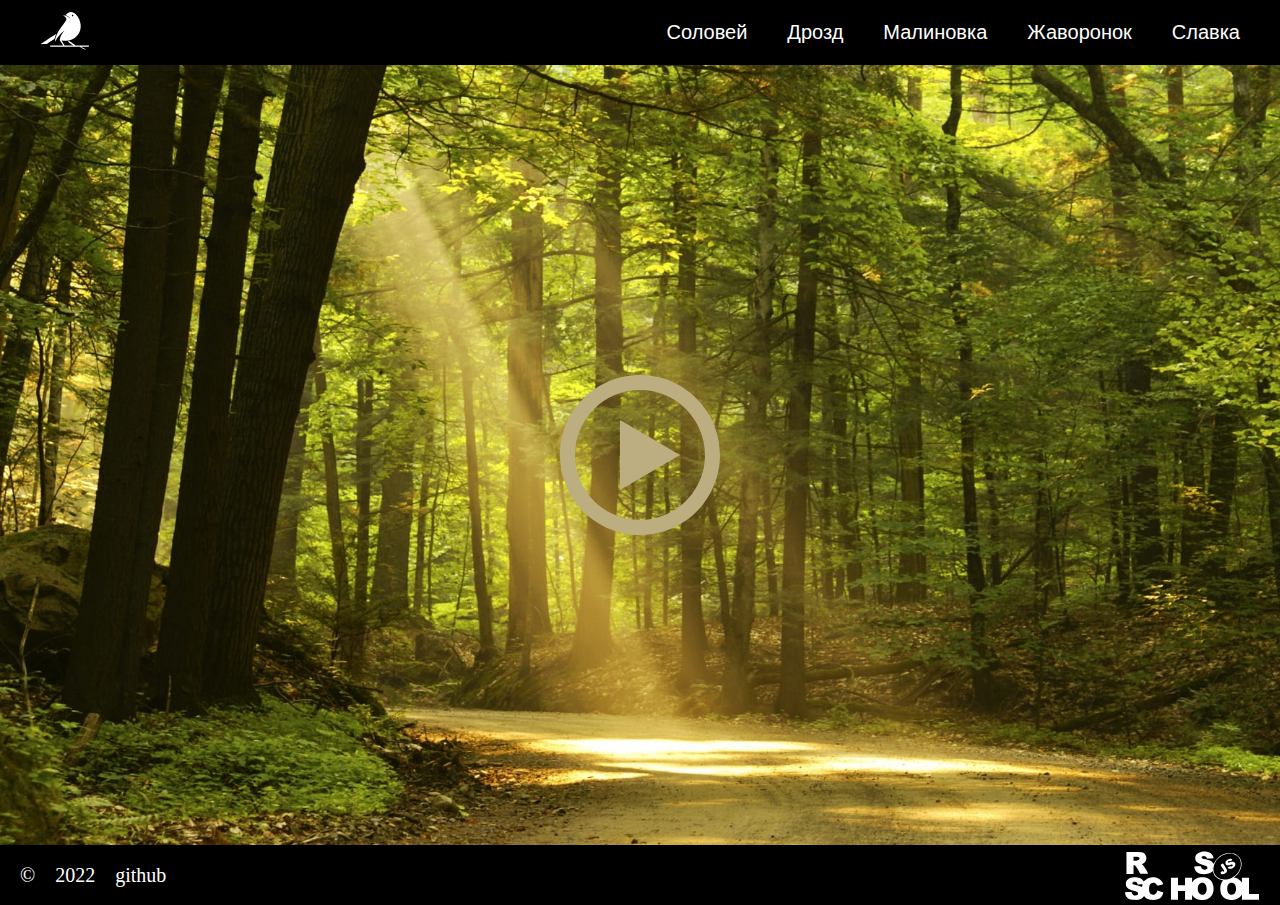
<file: eco-sounds/index.html>
<!DOCTYPE html>
<html lang="en">
<head>
    <meta charset="UTF-8">
    <meta http-equiv="X-UA-Compatible" content="IE=edge">
    <meta name="viewport" content="width=device-width, initial-scale=1.0">
    <title>Document</title>
    <link rel="stylesheet" href="style.css">
    <link rel="icon" href="assets/favicon.ico">
</head>
<body>
   <header>
       <div class="container" id="header">
           <div class="top-left">
               <img class="logo" src="./assets/svg/logo.svg" alt="logo">
        </div>
           
           <div class="top-right">
            <nav>
                <ul class="nav-list">
                 <li class="nav-item" data-bird="solovey">Соловей</li>
                  <li class="nav-item" data-bird="drozd">Дрозд</li>
                  <li class="nav-item" data-bird="zarynka">Малиновка</li>
                  <li class="nav-item" data-bird="javoronok">Жаворонок</li>
                  <li class="nav-item" data-bird="slavka">Славка</li>
              </ul>
               </nav>
           </div>
       </div>
   </header> 
   <main class="main" style="background-image: url('./assets/img/forest.jpg');">
    <button class="play"></button>
   </main>
   <footer>
    <div class="container" id="footer">
        <div id="left_part">
            <p class="left_part_content">© </p>
            <p class="left_part_content">2022 </p>
            <a href="https://github.com/AnnaBorisenko13" class="nav-link-footer">github</a>
        </div>

            <a href="https://rs.school/js-stage0/" class="logo_footer"></a>      
    </div>
   </footer>
   <script src="./index.js"></script>
</body>
</html>
</file>
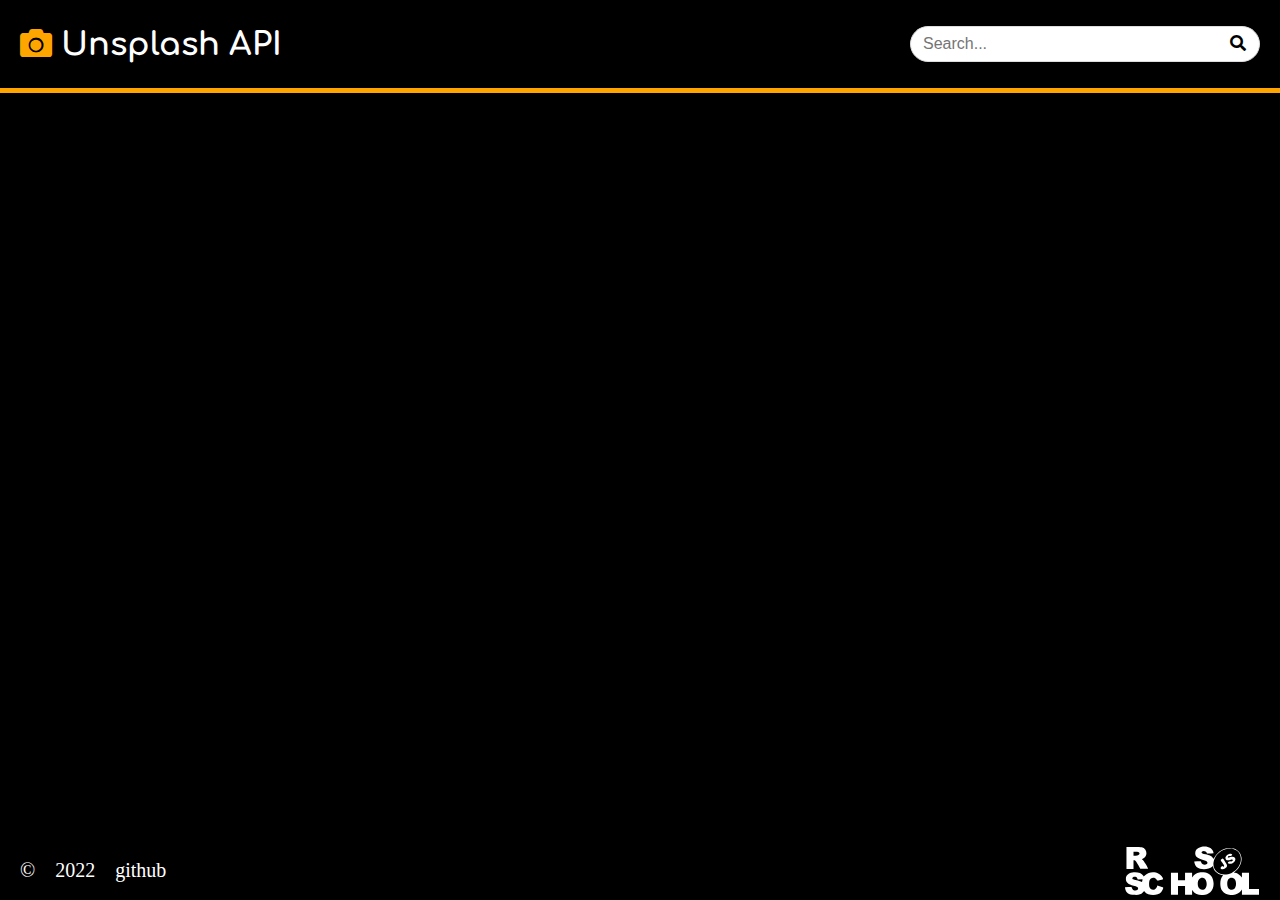
<file: image-gallery/index.html>
<!DOCTYPE html>
<html lang="en">
<head>
    <meta charset="UTF-8">
    <meta http-equiv="X-UA-Compatible" content="IE=edge">
    <meta name="viewport" content="width=device-width, initial-scale=1.0">
    <link rel="stylesheet" href="https://cdnjs.cloudflare.com/ajax/libs/font-awesome/5.15.3/css/all.min.css">
    <title>image-gallery</title>
    <link rel="stylesheet" href="style.css">
</head>
<body>
    <main>
        <header>
          <div class="container">
            <div id="header">
              <h2><i class="fas fa-camera" style="color: orange;"></i> Unsplash API</h2>
              <div id="search_box">
                <input id="input" type="text" placeholder="Search..."><i id="search" class="fas fa-search"></i>
              </div>
            </div>
          </div>
        </header>
        <section>
          <div class="container">
            <div class="grid"></div>
          </div>
        </section>
      </main>
      <script src="index.js"></script>
      <footer>
        <div class="container" id="footer">
            <div id="left_part">
                <p class="left_part_content">© </p>
                <p class="left_part_content">2022 </p>
                <a href="https://github.com/AnnaBorisenko13" class="nav-link-footer">github</a>
            </div>
    
                <a href="https://rs.school/js-stage0/" class="logo_footer"></a>      
        </div>
       </footer>
</body>
</html>
</file>
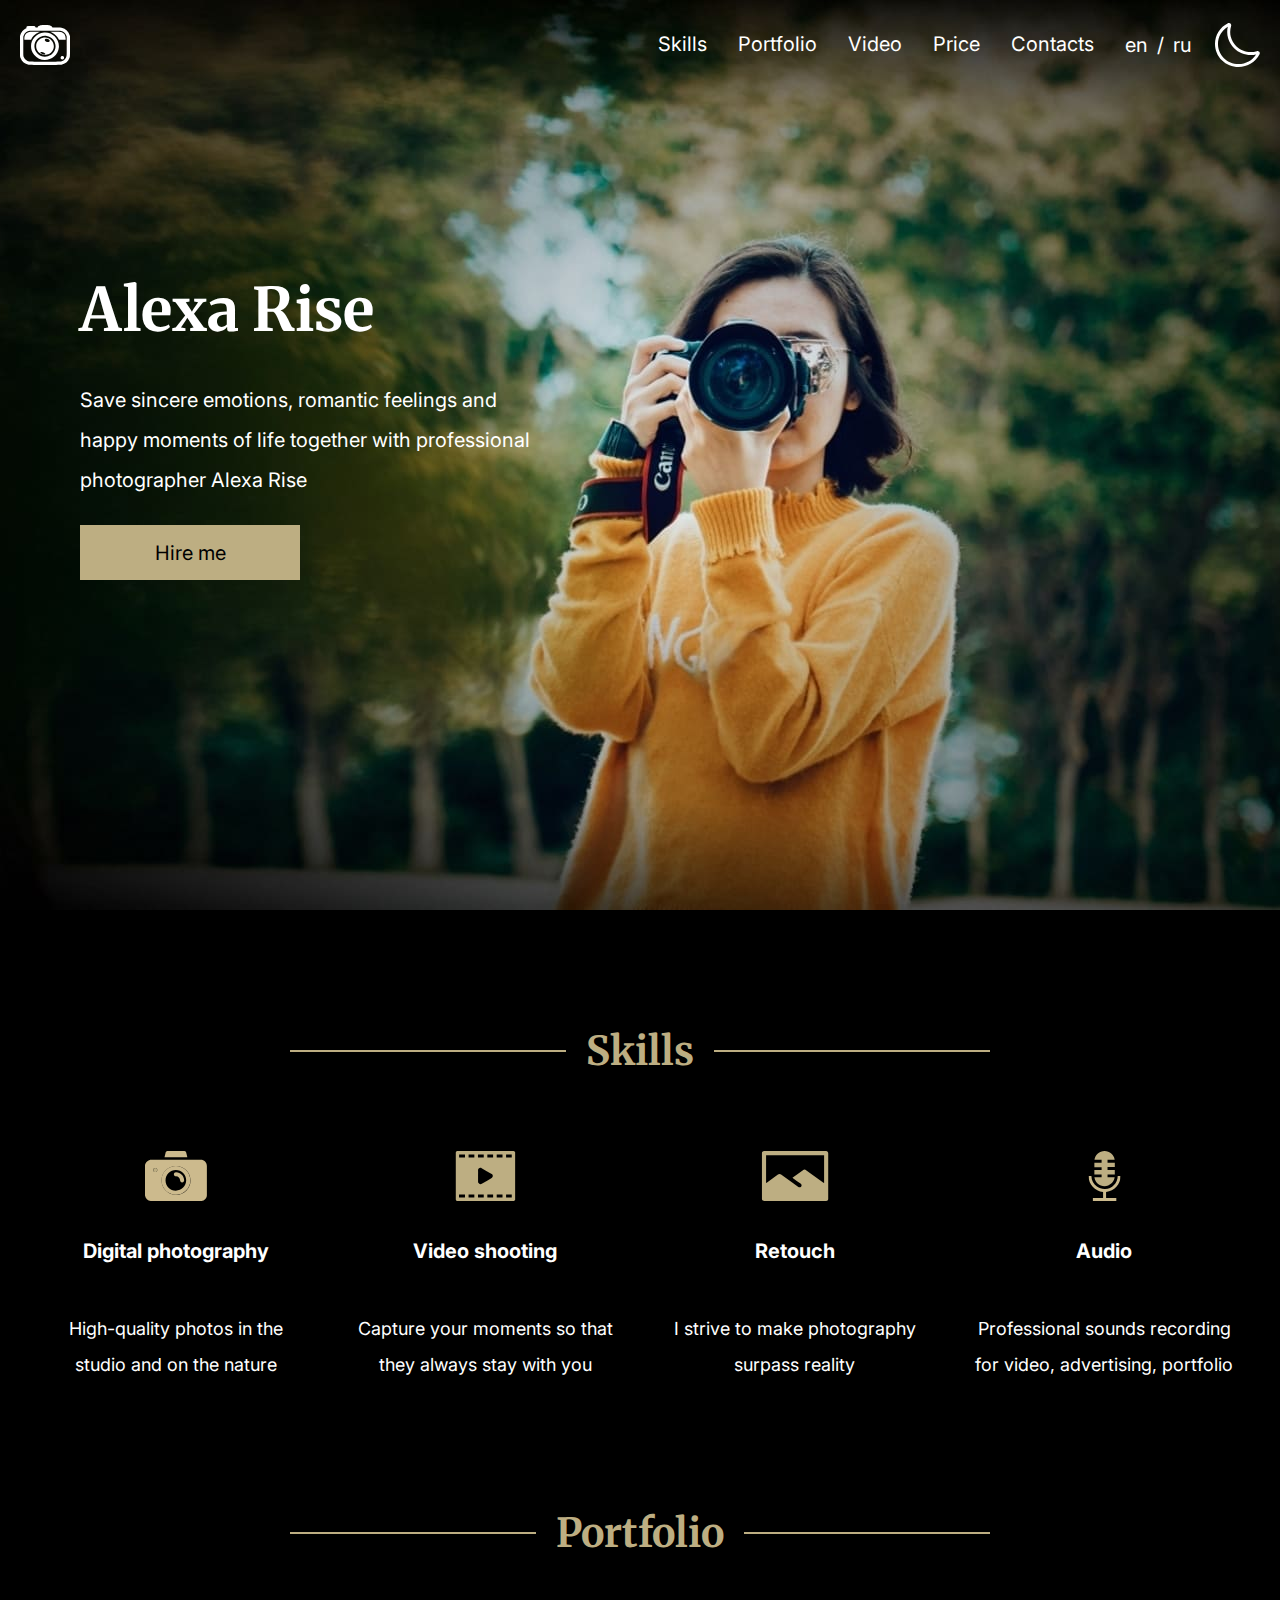
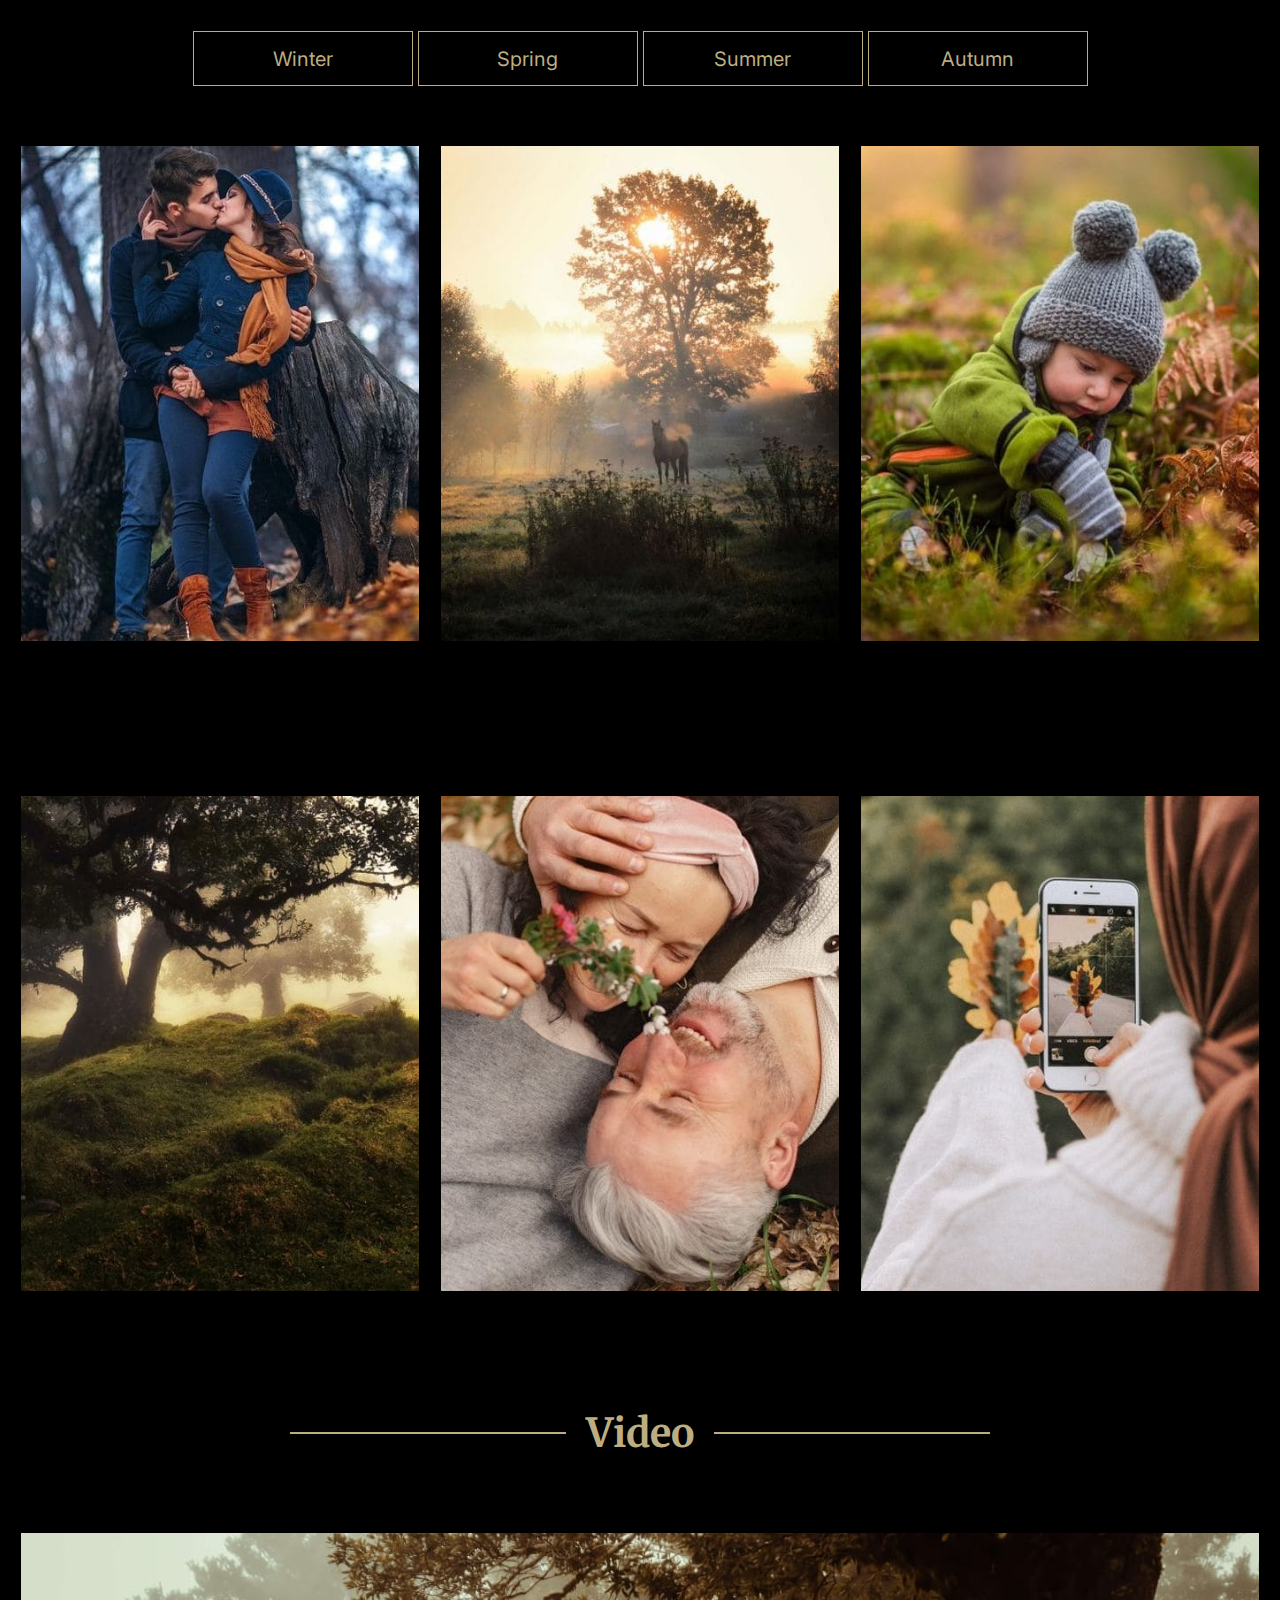
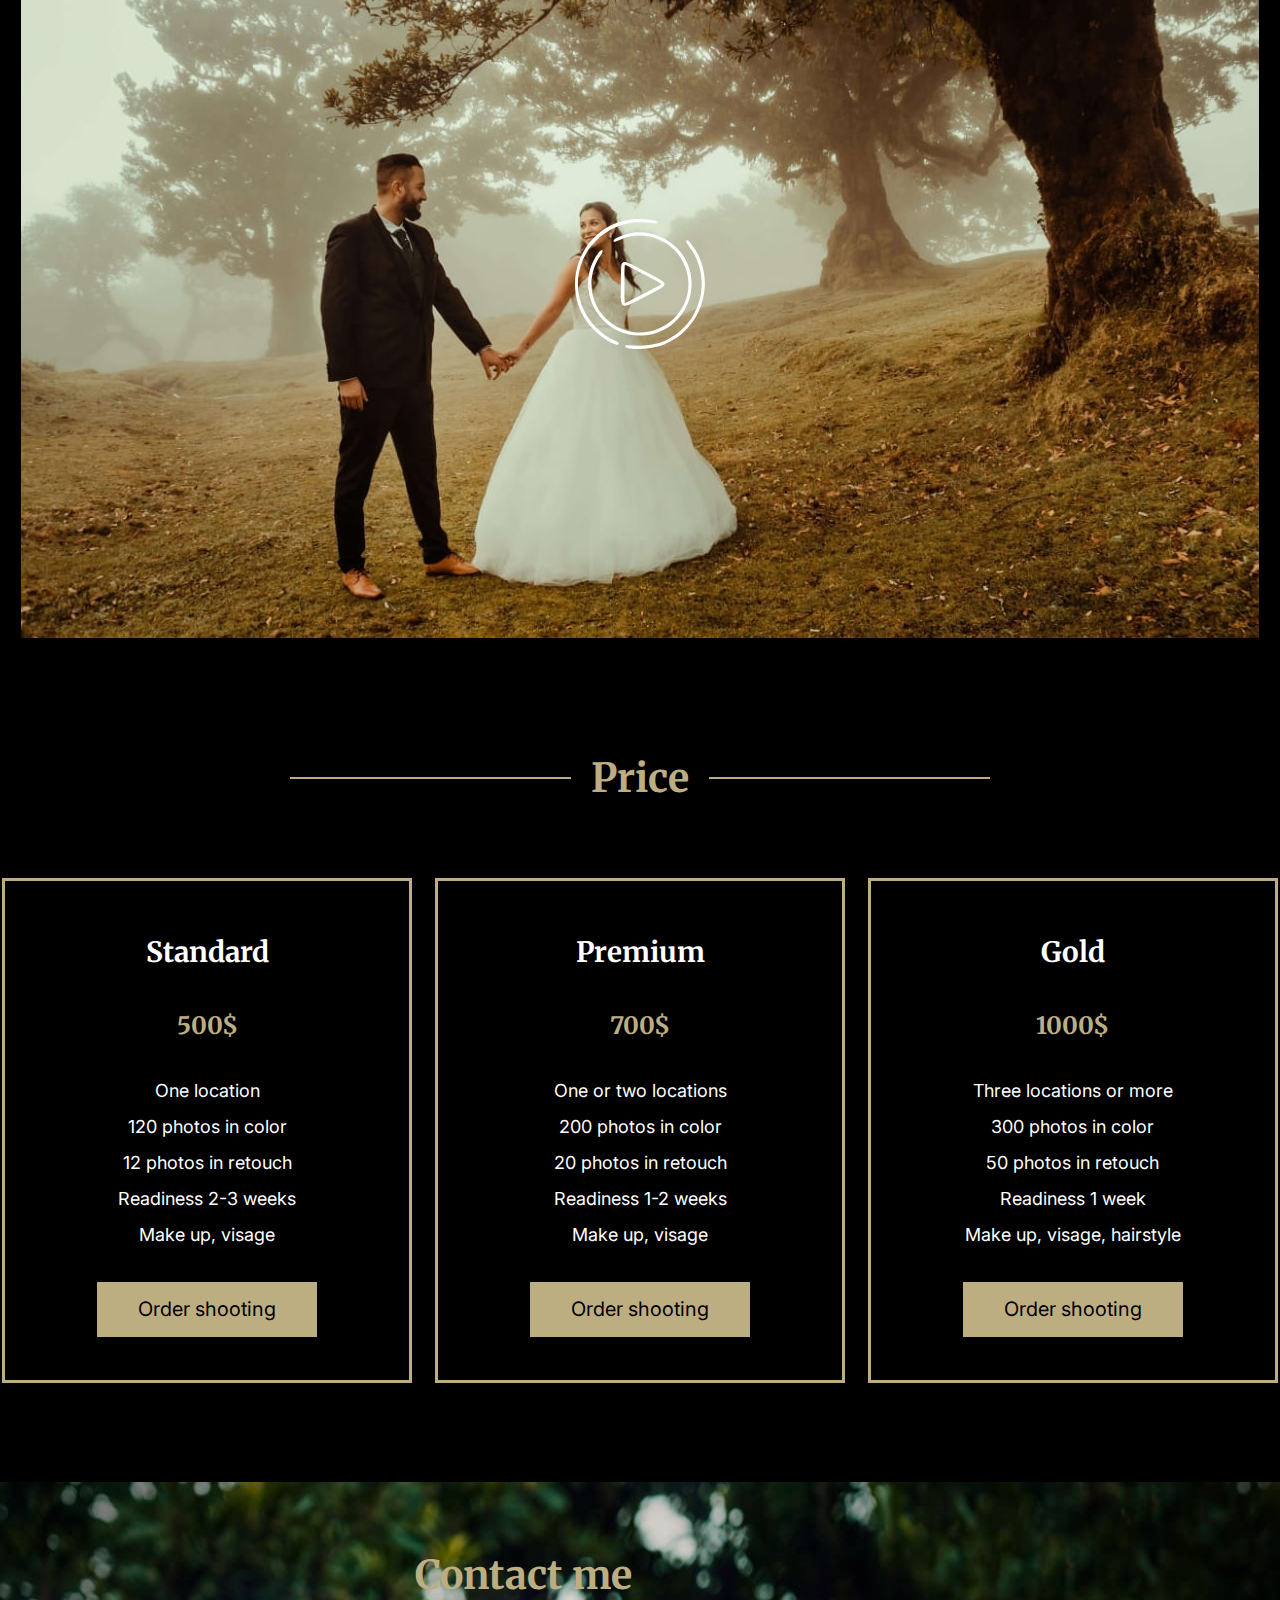
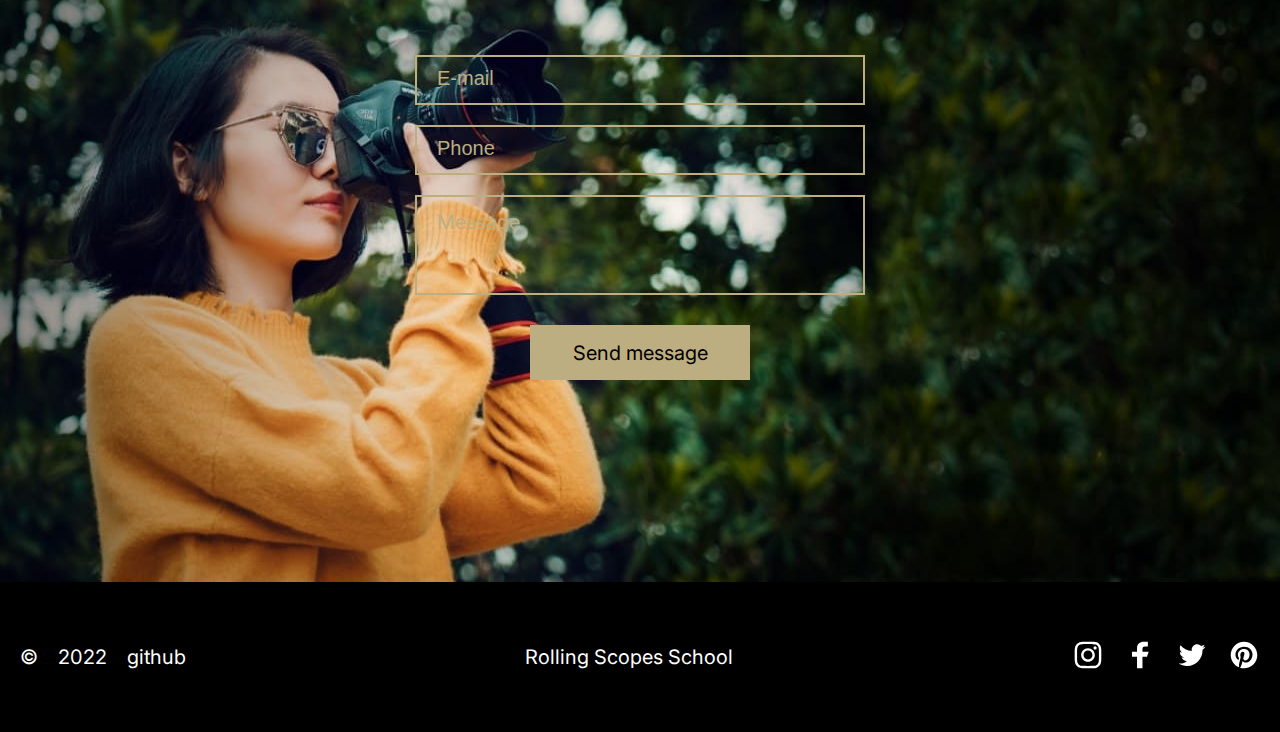
<file: portfolio/index.html>
<!DOCTYPE html>
<html lang="en">
<head>
    <meta charset="UTF-8">
    <meta http-equiv="X-UA-Compatible" content="IE=edge">
    <meta name="viewport" content="width=device-width, initial-scale=1.0" />
    <title>portfolio</title>
    <link rel="stylesheet" href="style.css">
    <link rel="icon" href="assets/svg/favicon.ico">
    <link rel="preconnect" href="https://fonts.googleapis.com">
<link rel="preconnect" href="https://fonts.gstatic.com" crossorigin>
<link href="https://fonts.googleapis.com/css2?family=Inter:wght@400;700&family=Merriweather:wght@700&display=swap" rel="stylesheet">
</head>
<body>
    <header>
        <div class="container" id="header">
          <div id="left">
            <img class="logo" src="./assets/svg/camera.svg" alt="camera">
          </div>
          
          <div class="center ">
            <nav class="nav">
                <ul class="nav-list">
                 <li class="nav-item"><a href="#skills" class="nav-link-head" data-i18="skills">Skills</a></li>
                  <li class="nav-item"><a href="#portfolio" class="nav-link-head" data-i18="portfolio">Portfolio</a></li>
                  <li class="nav-item"><a href="#video" class="nav-link-head" data-i18="video">Video</a></li>
                  <li class="nav-item"><a href="#price" class="nav-link-head" data-i18="price">Price</a></li>
                  <li class="nav-item"><a href="#contacts" class="nav-link-head" data-i18="contacts">Contacts</a></li>
                  <li ></li>
                </ul>
               </nav>
          </div>
          <div class="right">
         <p class="en">en</p><p class="slash">/</p><p class="ru" style="margin-right: 14px;">ru</p>
         <div class="logo_swithcer">
            
         </div>
         <div class="hamburger">
            <div class="line line1"></div>
            <div class="line line2"></div>
            <div class="line line3"></div>
          </div>
          </div>
          
        </div>

    </header>
    <main>
        <div class="container">
         <section class="section-bg" id="hero">
             
                 <div id='heading_hero'>
                <h1 data-i18="hero-title">Alexa Rise</h1>
                <div id='hero_text'>
                    <p data-i18="hero-text">Save sincere emotions, romantic feelings and happy moments of life together with professional photographer Alexa Rise</p>
                </div>
                <form id='bottom_hero'>
                  <button class="bottom_text" data-i18="hire">Hire me</button>
                </form>
                 </div>
            
            </section>
            <section class="section-skills" id="skills" >
                <h2 class="section-title" ><span data-i18="skills">Skills</span></h2>
                <div id='skills-items'>
                    <div class="skill-item">
                        <img class="logo_skills" src="./assets/svg/camera1.svg" alt="camera">
                        <p class="header_text" data-i18="skill-title-1">Digital photography</p>
                        <p class="skills_text" data-i18="skill-text-1">High-quality photos in the studio and on the nature</p>
                    </div>
                    <div class="skill-item">
                        <img class="logo_skills" src="./assets/svg/video1.svg" alt="video">
                        <p class="header_text" data-i18="skill-title-2">Video shooting</p>
                        <p class="skills_text" data-i18="skill-text-2">Capture your moments so that they always stay with you</p>
                        </div>
                    <div class="skill-item">
                        <img class="logo_skills" src="./assets/svg/landscape.svg" alt="landscape">
                        <p class="header_text" data-i18="skill-title-3">Retouch</p>
                        <p class="skills_text" data-i18="skill-text-3">I strive to make photography surpass reality</p>
                    </div>
                    <div class="skill-item">
                        <img class="logo_skills" src="./assets/svg/mic1.svg" alt="Audio">
                        <p class="header_text" data-i18="skill-title-4">Audio</p>
                        <p class="skills_text" data-i18="skill-text-4">Professional sounds recording for video, advertising, portfolio</p>
                    </div>
                </div>
           </section>
            <section class="section-portfolio" id="portfolio">
                <h2 class="section-title" ><span data-i18="portfolio">Portfolio</span></h2>
                <div class="buttons">
                   
                        <button class="bottom_portfolio" data-season="winter" data-i18="winter">Winter</button>
                      
                        <button class="bottom_portfolio" data-season="spring" data-i18="spring">Spring</button>
                     
                        <button class="bottom_portfolio" data-season="summer" data-i18="summer">Summer</button>
                  
                   
                        <button class="bottom_portfolio" data-season="autumn" data-i18="autumn">Autumn</button>
                      
                </div>
                <div id="photo">
                    <img class="photo_item" src="./assets/img/portfolio-img.png" alt="portgolio_photo">
                    <img class="photo_item" src="./assets/img/horse.png" alt="portgolio_photo">
                    <img class="photo_item" src="./assets/img/portfolio-img(2).png" alt="portgolio_photo">
                    <img class="photo_item" src="./assets/img/portfolio-img(3).png" alt="portgolio_photo">
                    <img class="photo_item" src="./assets/img/portfolio-img(4).png" alt="portgolio_photo">
                    <img class="photo_item" src="./assets/img/portfolio-img(5).png" alt="portgolio_photo">
                </div>

            </section>
            <section class="section-video" id="video">
                <h2 class="section-title" ><span data-i18="video">Video</span></h2>
                <div id='video_item'>
                    <a href="twitter.com" > <img class="play" src="./assets/svg/Play_hover.svg" alt="play"></a>  
                    
                </div>
               
            </section>
            <section class="section-price" id="price">
                <h2 class="section-title" ><span data-i18="price">Price</span></h2>
                <div id="prices">
                    <div class="price-item">
                        <p class="header_price">Standard</p>
                        <p class="count_price">500$</p>
                        <div class="what_include">
                            <p class="what_include" data-i18="price-description-1-span-1">One location</p>
                            <p class="what_include" data-i18="price-description-1-span-2">120 photos in color</p>
                            <p class="what_include" data-i18="price-description-1-span-3">12 photos in retouch</p>
                            <p class="what_include" data-i18="price-description-1-span-4">Readiness 2-3 weeks</p>
                            <p class="what_include" data-i18="price-description-1-span-5">Make up, visage</p>
                        </div>
                            <div class="buttons_price">
                            <form class='bottom_price'>
                                <button class="bottom_text" data-i18="order">Order shooting</button>
                              </form>
                        </div> 

                    </div>
                    <div class="price-item">
                        <p class="header_price">Premium</p>
                        <p class="count_price">700$</p>
                        <div class="what_include">
                            <p class="what_include" data-i18="price-description-2-span-1">One or two locations</p>
                            <p class="what_include" data-i18="price-description-2-span-2">200 photos in color</p>
                            <p class="what_include" data-i18="price-description-2-span-3">20 photos in retouch</p>
                            <p class="what_include" data-i18="price-description-2-span-4">Readiness 1-2 weeks</p>
                            <p class="what_include" data-i18="price-description-2-span-5">Make up, visage</p>
                        </div>
                       
                        <div class="buttons_price">
                            <form class='bottom_price'>
                                <button class="bottom_text"  data-i18="order">Order shooting</button>
                              </form>
                        </div> 
                    </div>
                    <div class="price-item">
                        <p class="header_price">Gold</p>
                        <p class="count_price">1000$</p>
                        <div class="what_include">
                            <p class="what_include" data-i18="price-description-3-span-1">Three locations or more </p>
                            <p class="what_include" data-i18="price-description-3-span-2">300 photos in color</p>
                            <p class="what_include" data-i18="price-description-3-span-3">50 photos in retouch</p>
                            <p class="what_include" data-i18="price-description-3-span-4">Readiness 1 week </p>
                            <p class="what_include" data-i18="price-description-3-span-5">Make up, visage, hairstyle</p>
                        </div>
                       
                        <div class="buttons_price">
                            <form class='bottom_price'>
                                <button class="bottom_text" data-i18="order">Order shooting</button>
                              </form>
                        </div> 
                    </div>
                </div>
            </section>
            <section class="section-contacts" id="contacts">
                <div id="contact_form"><h2 class="section-title-contacts" id="contactme" data-i18="contact-me">Contact me</h2>
                <form>
                    <input type="email" placeholder="E-mail">
                    <input placeholder="Phone" type="tel">
                    <textarea placeholder="Message"></textarea>
                </form>
                <form class='bottom_contact'>
                    <button class="bottom_text_contact"  data-i18="send-message">Send message</button>
                  </form>
                </div>
                
            </section>

        </div>

    </main>
    <footer>
        <div class="container">
            <div id="footer">
                <div id="left_part">
                    <p class="left_part_content">© </p>
                    <p class="left_part_content">2022 </p>
                    <a href="https://github.com/AnnaBorisenko13" class="nav-link-footer" id="footer_link">github</a>
                </div>
                <div id="center_part">
                    <a href="https://rs.school/js/" class="nav-link-footer">Rolling Scopes School</a>
                </div>
                <div id="right_part">
                    <a href="instagram.com" class="logo"> <img src="./assets/svg/inst1.svg" alt="inst"></a> 
                    <a href="facebook.com" class="logo"> <img src="./assets/svg/fb1.svg" alt="facebook"></a>   
                    <a href="twitter.com" class="logo"> <img src="./assets/svg/tw1.svg" alt="tw"></a>   
                    <a href="pinterest.com" class="logo"> <img src="./assets/svg/pinterest1.svg" alt="pinterest"></a>     
                </div>
            </div>
                            
        </div>

    </footer>
    <script src="index.js"></script>    
</body>
</html>
</file>
<file: eco-sounds/style.css>
body{
  min-height: 100vh;
  margin: 0; 
  padding: 0;
  display: flex;
  flex-direction: column;
  justify-content: space-between;
  background-color: black;
  font-family: 'Roboto', sans-serif;
}
.container {
  max-width: 1440%;
  margin: 0 auto;
    }
#header{
  position: relative;
  display: flex;
  justify-content: space-between;
  align-items: center;
  padding: 5px 20px;
}
.logo {
  width: 50px;
  background-size: contain;
  background-repeat: no-repeat;  
  transition: 0.3s;
  margin-left: 20px;
}
.logo:hover {
  filter: invert(26%) sepia(15%) saturate(638%) hue-rotate(7deg) brightness(92%)
    contrast(87%);
}
.top-right{
  display: flex;
  justify-content: flex-end;
  align-items: center;
  flex-grow: 2;
}
.nav-list{
  display: flex;
  justify-content: space-between;
  align-items: center;
  list-style: none;
       }
       .nav-item {
          padding: 0 20px;
          color: #fff;
          font-size: 20px;
          transition: 0.3s;
          cursor: pointer;
      }
    
   .nav-item:hover{
       color: #BDAE82;
   }
   .nav-item.active{
    color: #BDAE82;
   }


        .main {
          display: flex;
  justify-content: center;
  align-items: center;
  height: calc(100vh - 120px);
  min-height: 280px;
  background-image: url('./assets/img/forest.jpg');
  background-size: cover;
        }
        .play {
          width: 160px;
          height: 160px;
          background-image: url('./assets/svg/play.svg');
          background-size: contain;
          background-color: transparent;
          border: 0;
          transition: .3s;
          cursor: pointer;
      }
      .play:focus {
        border: 0;
      }
      
      .play:hover {
        filter: brightness(.85);
      }
      .play.pause{
        background-image: url('assets/svg/pause.svg');
      }
  #footer{
      display: flex;
      justify-content: space-between;
      align-items: center;
      width: calc(100% - 40px);
      max-width: 1440px;
      margin: 0 auto;
      padding: 5px 20px;
      font-size: 20px;
          
        }
  .nav-link-footer {
          text-decoration: none;
          font-family: Inter;
          font-style: normal;
          font-weight: normal;
          color: #FFFFFF;
          text-align: center;
        }
        .nav-link-footer:hover{
          color: #BDAE82;
        }
        #left_part{
          display: flex;
  align-items: center; 
  gap: 20px;
        }
        .left_part_content{
          font-family: Inter;
          font-style: normal;
          font-weight: normal;
          color: #FFFFFF;
          margin: 0;
        }
        .logo_footer {
          width: 135px;
          height: 50px;
              background-size: contain;
              background-repeat: no-repeat;
              background-image: url('./assets/svg/rss.svg');
              transition: 0.3s;
        }
        .logo_footer:hover {
          filter: invert(26%) sepia(15%) saturate(638%) hue-rotate(7deg) brightness(92%)
            contrast(87%);
        }
</file>
<file: image-gallery/style.css>
@import url('https://fonts.googleapis.com/css2?family=Comfortaa:wght@300&display=swap');
body{
    min-height: 100vh;
    margin: 0; 
    padding: 0;
    display: flex;
    flex-direction: column;
    justify-content: space-between;
    font-family: 'Comfortaa', cursive;
  background-color: black;
  color: white;
  overflow-x: hidden;

  }
  .container {
    max-width: 1440%;
    margin: 0 auto;
      }

      header {
        border-bottom: 5px solid orange;
      }
      
      #header {
        display: flex;
        justify-content: space-between;
        align-items: center;
        flex-wrap: wrap;
        min-height: 70px;
        padding: 0 20px;
      }
      
      #header h2 {
        font-size: 2rem;
      }
      
      #search_box {
        position: relative;
        width: 350px;
      }
      
      #search_box input {
        box-sizing: border-box;
        width: 100%;
        font-size: 1rem;
        padding: 8px 12px;
        border-radius: 25px;
        outline: none;
        transition: all 0.30s ease-in-out;
        border: 1px solid #DDDDDD;
      }

      input:focus {
        box-shadow: 0 0 5px orange;
        border: 1px solid orange;
      }
      
      #search_box i {
        color: black;
        position: absolute;
        cursor: pointer;
        top: 25%;
        right: 4%;
        transition: 1s;
      }
      
      #search_box i:hover {
        color: orange;
      }
      
      .grid {
        width: 100%;
        display: flex;
        flex-wrap: wrap;
        justify-content: space-evenly;
        align-items: flex-start;
      }
      
      .img {
        width: 380px;
        height: 214px;
        margin-top: 15px;
        background-position: center;
        background-size: cover;
        border-radius: 2px;
        cursor: pointer;
        filter: brightness(80%);
      }

      .img.big-img{
        transform: scale(1.05);
        transition: 0.5s;
        /* -moz-box-shadow:0 0 10px rgb(146, 49, 49); 
        -webkit-box-shadow:0 0 10px #000;  
        //box-shadow:0 0 20px rgb(255, 195, 84); */
        /* box-shadow: 0 0 20px rgb(0 0 0 / 5%); */
        filter: brightness(110%);
        filter: drop-shadow(5px 5px 10px #666);

      }
      
      #footer{
        display: flex;
        justify-content: space-between;
        align-items: center;
        width: calc(100% - 40px);
        max-width: 1440px;
        margin: 0 auto;
        padding: 5px 20px;
        font-size: 20px;
            
          }
    .nav-link-footer {
            text-decoration: none;
            font-family: Inter;
            font-style: normal;
            font-weight: normal;
            color: #FFFFFF;
            text-align: center;
          }
    .nav-link-footer:hover{
            color: #BDAE82;
          }
    #left_part{
            display: flex;
            align-items: center; 
             gap: 20px;
          }
    .left_part_content{
            font-family: Inter;
            font-style: normal;
            font-weight: normal;
            color: #FFFFFF;
            margin: 0;
          }
    .logo_footer {
            width: 135px;
            height: 50px;
            background-size: contain;
            background-repeat: no-repeat;
            background-image: url('./assets/svg/rss.svg');
            transition: 0.3s;
          }
    .logo_footer:hover {
            filter:  sepia(50%) saturate(638%) hue-rotate(7deg) brightness(92%)
              contrast(87%);
              
          }
</file>
<file: portfolio/style.css>
body {
    min-height: 100vh;
    margin: 0; 
    padding: 0;
    display: flex;
    flex-direction: column;
    justify-content: space-between;
 background-color: black;
 
}
body.light-theme {
  background-color: #fff;
}



html {
    scroll-behavior: smooth; 
  }
* {
    box-sizing: border-box;
  }
  h1{
      margin-top: 0;
      font-family: Merriweather;
font-style: normal;
font-weight: bold;
font-size: 60px;
line-height: 120px;
color: #FFFFFF;
margin: 0;
  }
  @media (max-width: 768px){
    h1{
      font-size: 32px;
line-height: 64px;
font-weight: normal;
    }
  }
  h2 {
      margin-top: 0;
      width: 112px;
    height: 80px;
    font-family: Merriweather;
    font-style: normal;
    font-weight: bold;
    font-size: 40px;
    line-height: 80px;
    text-align: center;
    color: #BDAE82;
  }
  @media (max-width: 768px){
    h2{
      font-family: Merriweather;
font-style: normal;
font-weight: bold;
font-size: 32px;
    }
    }
  
  
  #left {
    margin-top: 25px;
    margin-left: 20px;
  }
  .center{
    display: flex;
    justify-content: flex-end;
    align-items: center;
   
    flex-grow: 2;
  }

  @media (max-width:768px){
    .center{
      display: flex;
      width: 620px;
      position: fixed;
      right: -620px;
      background-color: black;
      overflow-x: hidden;
      justify-content: flex-start;
      margin-left: 0%;
      height: 100%;
      transition: 0.5s;
    }
    .center.open{
      position: absolute;
      right: 0;
        }
        .center.light-theme {
          background-color: #fff;
          color: #000;
        }
  }
 
    
  .right{
    display: flex;
    justify-content: space-between;
    align-items: center;
    gap: 9px;
    margin: 20px 20px 20px 31px;
    
  }
  @media (max-width:768px){
    .right{
      margin-right: 8,33%;
      gap: 12px;
    }
    
  }
  #heading_hero{
    padding-top: 160px;
    margin-left: 60px;
  }
  @media (max-width: 768px){
    #heading_hero{
      padding-top: 78px;
    margin-left: 40px;
    }
  }
    
  #hero_text{
    width: 470px;
    height: 120px;
  }
  @media (max-width: 768px){
    #hero_text{
      width: 390px;
      height: 72px;
      margin-top: 20px;
    }
  }
 
  p{
    font-family: Inter;
font-style: normal;
font-weight: normal;
font-size: 20px;
line-height: 40px;
color: #FFFFFF;
margin-top: 10px;
  }
  @media (max-width: 768px){
    p{
      font-family: Inter;
font-style: normal;
font-weight: normal;
font-size: 20px;
line-height: 24px;
    }
  }
 
  
  #bottom_hero{
    margin-top: 25px;
    height: 55px;
    width: 220px;
background-color: #BDAE82;
border-radius: 0px;
  }
  @media (max-width: 768px){
    #bottom_hero{
      margin-top: 60px;
    }
  }
  
  .bottom_price{
    height: 55px;
    width: 220px;
background-color: #BDAE82;
border-radius: 0px;
margin: 0;
  }
  .bottom_contact{
    height: 55px;
    width: 220px;
background-color: #BDAE82;
border-radius: 0px;
margin-top: 30px;
  }
  @media (max-width: 1440px){
    .bottom_contact{
      margin-right: auto;
      margin-left: auto;
    }
  }
 
 
  .bottom_text{
width: 220px;
height: 55px;
text-align: center;
color: #000000;
cursor: pointer;
font-family: Inter;
font-style: normal;
font-weight: normal;
font-size: 20px;
line-height: 40px;
border: none;
background: none;
transition:0.25s;
  }
  button:hover, button:focus{transition:0.25s; color:#BDAE82;}
  
  
  
  
 
  .bottom_text:hover, .bottom_text:focus, .bottom_text_contact:hover , .bottom_text_contact:focus {
    box-shadow: inset -7em 0 0 0 #000000, inset 7em 0 0 0 #000000;
    border: 1px solid #BDAE82;
  }
  .bottom_text.light-theme:hover, .bottom_text.light-theme:focus, .bottom_text_contact.light-theme:hover , .bottom_text_contact.light-theme:focus {
    box-shadow: inset -7em 0 0 0 #BDAE82, inset 7em 0 0 0 #BDAE82;
    color: white;
    border: 1px solid #BDAE82;
  }
  .nav-link:hover{
    color: #BDAE82;
    
  }
  .nav-link-footer:hover{
    color: #BDAE82;
    
  }
  .en:hover{
    color: #BDAE82;
  }
  .ru:hover{
    color: #BDAE82;
  }
  .bottom_portfolio{
     text-align: center;
    color: #BDAE82;
    cursor: pointer;
    font-family: Inter;
    font-style: normal;
    font-weight: normal;
    font-size: 20px;
    line-height: 40px;
    border: 1px solid #BDAE82;
    background: none;
    transition: 0.3s;
    margin-top: 25px;
    height: 55px;
    width: 220px;
background-color: black;
border-radius: 0px;
      }
      .bottom_portfolio.light-theme{
background-color: white;
color: black;
      } 
  @media (max-width:1000px) {
    .bottom_portfolio{
      margin: 0;
    }
  }
  .bottom_portfolio.active {
    color: #000;
    background-color: #bdae82;
    border: 1px solid #BDAE82;
  }
  .bottom_portfolio.active.light-theme{
    color: white;
  }
  
  .bottom_text_contact{
    width: 220px;
    height: 55px;
    text-align: center;
    color: #000000;
    cursor: pointer;
    font-family: Inter;
    font-style: normal;
    font-weight: normal;
    font-size: 20px;
    line-height: 40px;
    border: none;
    background: none;
      }
  #photo{
    height: 1145px;
    padding: 0;
    margin: 60px 20px 0px 20px;
    display: flex;
    justify-content: space-between;
    align-content: space-between;
    flex-wrap: wrap;
    gap: 5px;
  }
  @media (max-width:1000px){
    #photo{
      display: flex;
    justify-content: center;
    gap: 25px;
      margin-left: auto;
      margin-right: auto;
      margin-top: 60px;
    }
  }
  .photo_item{
    width: 32.1428%;
  }
  @media (max-width:1000px){
    .photo_item{
     width: 450px;
    }
  }
  #video_item{
    margin: 60px 20px 0px 20px;
    min-height: 705px;
    background-color: blanchedalmond;
    position: relative;
  display: flex;
  justify-content: center;
  align-items: center;
  background-image: url('./assets/img/video-player.png');
  background-size:cover;
      background-repeat: no-repeat;
  }
  @media (max-width: 1000px) {
    #video_item{
      margin-left: 0px;
      margin-right: 0px;
      min-height: 418px;
      margin-top: 49px;
      background-position: -5px 0;
    }
    }
  #video_player{

    width: 100%;
    
    
  }
  
  #video_button{
    position: absolute;
    width: 129.86px;
    height:130px;
    left:636px;
    background-image:url('./assets/svg/Play_hover.svg');
  }
  
  #footer{
    display: flex;
    justify-content: space-between;
    align-items: center;
    background-color: black;
    height: 150px;
    
  }
  @media(max-width:768px){
    #footer{
      height: 190px;
      flex-direction: column;
      justify-content: space-around;
      padding-bottom: 28px;
      padding-top: 9px;
    }
  }
  #left_part{
    display: flex;
    justify-content: flex-start;
    margin: 0 20px;
    align-items: center;
    gap: 20px;   
  }
  #center_part{
    display: flex;
    justify-content: center;
    align-items: center; 
  }
  @media(max-width:768px){
    #center_part{
      padding-bottom: 20px;
    }
  }

  #right_part{
    display: flex;
    justify-content: flex-end;
    margin: 0 20px;
    align-items: center;
    gap: 20px; 
  }
  .left_part_content{
    font-family: Inter;
    font-style: normal;
    font-weight: normal;
    font-size: 20px;
    line-height: 50px;
    color: #FFFFFF;
    margin: 0;
  }
section{
  margin: 0;
  padding: 0;
  background-color: black;
}
section.light-theme{
    background-color: #fff;
    color: #000;
  }
.container {
    max-width: 1440px;
    margin: 0 auto;
      }
      
  .section-bg {
    max-width: 1440px;
    height: 820px;
    margin: 0 auto;
    padding: 0 20px;
    background-image: url('./assets/img/bg.png');
      background-position: center -90px;
      background-repeat: no-repeat;
  }
  @media (max-width: 768px) {
    .section-bg{
    height: 500px;
    background-image: url('./assets/img/bg_1.jpg');
    background-position: center -90px;
  }
}
  

  .section-skills {
    max-width: 1440px;
    height: 482px;
    margin-left: 0px;
    border: 0.1px solid black;
  }
  .section-skills.light-theme {
    background-color: #fff;
    color: #000;
    border: 0.1px solid white;
  }
  @media (max-width: 1000px) {
    .section-skills{height: 729px;
    }
    }
  .section-portfolio {
    max-width: 1440px;
    height: 1500px;
    margin-left: 0px;
    border: 0.1px solid black;
  }
  .section-portfolio.light-theme {
    background-color: #fff;
    color: #000;
    border: 0.1px solid white;
  }
  @media (max-width: 1000px) {
    .section-portfolio{height: 3870px;
    }
    }
  .section-video {
    max-width: 1440px;
    height: 945px;
    margin-left: 0px;
    border: 0.1px solid black;
  }
  .section-video.light-theme {
    background-color: #fff;
    color: #000;
    border: 0.1px solid white;
  }
  @media (max-width: 1000px) {
    .section-video{height: 628px;
    }
    }
  .section-price {
    max-width: 1440px;
    height: 845px;
    margin-left: 0px;
    border: 0.1px solid black;
  }
  .section-price.light-theme {
    background-color: #fff;
    color: #000;
    border: 0.1px solid white;
  }
  @media (max-width: 1000px) {
    .section-price{height: 1905px;
    }
    }
  .section-contacts {
    max-width: 1440px;
    height: 700px;
    left: 0px;
    background-size: auto 700px;
    background-image: url('./assets/img/contacts.jpg');
    background-position: center center;
  }
  @media (max-width: 900px){
    .section-contacts{
      height: 600px;
      display: flex;
      justify-content: space-around;
      align-content: center;
      background-image: url('./assets/img/contacts_new.jpg');
      background-size: cover;
    }
  }
  .section-title {
    height: 80px;
    width: 700px;
    margin-top: 100px;
    margin-left: auto;
    margin-right: auto;
    background-image: linear-gradient(to top, #000 39px, #bdae82 39px, #bdae82 41px, #000 41px);
  }
 .section-title.light-theme{
  background-image:linear-gradient(to top, #ffffff 39px, #000000 39px, #000000 41px, rgb(255, 255, 255) 41px)
 }
  @media (max-width: 768px){
    .section-title{
      margin-top: 80px;
      width: 364px;
    }
    }
  .section-title-contacts {
    height: 80px;
    width: 100%;
    margin-left: auto;
    margin-right: auto;
    margin-bottom: 40px;
  }
  #section-title-line {
    height: 2px;
    margin-left: 0%;
    margin-right: 0%;
    margin-top: 39px;
    background: #BDAE82;
    border-radius: 0px;
  }
  #rectangle{
    height: 80px;
    margin-left: 0%;
    margin-right: 0%;
    margin-top: 0px;
    background: #000000;
    border-radius: 0px;
  }
  #skills-items{
    display: flex;
    justify-content: space-between;
    
    margin: 60px 20px 0px 20px;
  }
  @media (max-width: 1000px) {
    #skills-items{
      margin-top:  36px ;
      display: flex;
    justify-content: center;
    align-items: center;
      margin-left: auto;
      margin-right: auto;
      gap: 30px;
      padding: 9px 20px 0 20px;
      flex-wrap: wrap;
    }
  }
  .skill-item{
    display: flex;
    flex-direction: column;
    text-align: center;
    justify-content: space-between;
    background-position: center top;
    width: 320px;
    height: 232px;
  }
  @media (max-width: 768px) {
    .skill-item{
      display: flex;
      flex-direction: column;
      text-align: center;
      justify-content: flex-start;
      gap: 20px;
     width: 300px;
    }
  }
  #prices{
    display: flex;
    justify-content: space-between;
    flex-wrap: wrap;
    margin: 60px 20px 0px 20px;
  }
  @media (max-width: 1440px){
    #prices{
      display: flex;
      justify-content: center;
      flex-wrap: wrap; 
      margin-left: auto;
      margin-right: auto;
      gap: 1.736%;
    }
  }
  @media (max-width: 1000px){
    #prices{
      width: 460px;
      gap: 49px;
     
    margin-top: 50px;
    }
  }
  .price-item{
    display: flex;
    flex-direction: column;
    text-align: center;
    justify-content: space-between;
    background-position: center top;
    width: 32.1428%;
    height: 505px;
    border: 3px solid #BDAE82;
    gap: 25px;
    padding: 43px 0;
      }
      @media (max-width: 1000px){
        .price-item{
          width: 420px;
       
        }
        }
    .header_price{
      font-family: Merriweather;
      font-style: normal;
      font-weight: bold;
      font-size: 28px;
      line-height: 56px;
      text-align: center;
      color: #FFFFFF;
      margin: 0;
    }
    .header_price.light-theme{
      color: black;
    }
    .count_price{
      font-family: Merriweather;
font-style: normal;
font-weight: bold;
font-size: 24px;
line-height: 34px;
text-align: center;
color: #BDAE82;
margin: 0;
    }
    .what_include{
      font-family: Inter;
font-style: normal;
font-weight: normal;
font-size: 18px;
line-height: 36px;
text-align: center;
color: #FFFFFF;
margin: 0;
    }
    .what_include.light-theme{
      color: black;
    }
  .header_text{
    font-family: Inter;
font-style: normal;
font-weight: bold;
font-size: 20px;
line-height: 40px;
text-align: center;
color: #FFFFFF;
  }
  @media (max-width: 768px){
    .header_text{
      margin-bottom: 0;
      margin-top: 8px;
    }
  }
  .header_text.light-theme{
    color: black;
  }
  .skills_text{
    margin: 0 20px;
height: 72px;
font-family: Inter;
font-style: normal;
font-weight: normal;
font-size: 18px;
line-height: 36px;
text-align: center;
color: #FFFFFF;
  }
  @media (max-width: 768px){
    .skills_text{
      margin: 0;
      line-height:22px ;
      width: 280px;
    }
  }
  .skills_text.light-theme{
    color: black;
  }
  .buttons{
    display: flex;
    justify-content: center;
    gap: 5px;

  }
  @media (max-width: 1000px){
    .buttons{
      flex-wrap: wrap;
      width: 445px;
      margin-left: auto;
    margin-right: auto;
    margin-top: 50px;
    }
    .buttons_price{
      margin-top: 0;
    }
  }
  .buttons_price{
    display: flex;
    justify-content: center;
    gap: 5px;

  }
 
  span {
    width: 152px;
    height: 80px;
    padding: 0px 20px;
    background-color: black;
     }
     span.light-theme{
       color: black;
       background-color: white;
     }
         #contact_form {
          margin-left: 67.36%;
          padding-top: 60px;
          width: 31.25%;
      }
      @media (max-width:1440px){
        #contact_form{
          width: 450px;
          margin-left: auto;
          margin-right: auto;
          padding-top: 53px;
        }
      }
      #contactme{
        text-align: left;
      }
      @media (max-width:1000px){
        #contactme{
          text-align: center;
          margin-bottom: 31px;
        }
      }
      form{
        
        height: 240px;
        width: 450px;
        display: flex;
        justify-content: space-between;
        flex-direction: column;
      }
      input{
        height: 50px;
padding: 0;
background: none;
border: 2px solid #BDAE82;
box-sizing: border-box;
border-radius: 0px;

      }
      @media (max-width:1000px){
        input{
          background-color: rgba(0, 0, 0, 0.5);
        }
      }
      input::placeholder{
        font-family: inherit;
        color: #bdae82;
        font-size: 20px;
        padding: 5px 226px 5px 20px;
        line-height: 40px;
        align-items: center;
        
        
      }
      textarea {
        height: 100px;
padding: 0;
background: none;
border: 2px solid #BDAE82;
box-sizing: border-box;
border-radius: 0px;
resize: none;
      }
      @media (max-width:1000px){
        textarea{
          background-color: rgba(0, 0, 0, 0.5);
        }
      }
      textarea::placeholder{
        font-family: Inter;
        color: #bdae82;
        font-size: 20px;
        padding: 5px 0px 5px 20px;
        line-height: 40px;
        align-items: center;
        
        
      }
  .camera_header{
    background: #FFFFFF;
    height: 40px;
    width: 50px;
    position: absolute;
width: 50px;
height: 50px;
left: 20px;
top: 20px;
  }
  nav{
  
    margin-left: auto;
  }
  @media (max-width:768px){
    nav{
      margin-left: 127px;
      margin-top: 134px;
    }
  }
  
  .nav-list {
    display: flex;
    justify-content: flex-end;
    align-items: center;
    list-style: none;
    line-height: 50px;
    
    margin: 20px 0;
     }
     @media(max-width:768px){
       .nav-list{
         flex-direction: column;
         align-items: flex-start;
       }
     }
     .nav-link-head {
      text-decoration: none;
      font-family: Inter;
      font-style: normal;
      font-weight: normal;
      font-size: 20px;
      color: #FFFFFF;
      text-align: center;
      padding-left: 31px;
    }
    
    @media(max-width:768px){
      .nav-link-head{
        padding-left: 0;
        font-size: 35px;
        line-height: 73px;
      }
      .nav-link-head.light-theme {
        color: #000;
  }
    }
    .nav-link-footer {
      text-decoration: none;
      font-family: Inter;
      font-style: normal;
      font-weight: normal;
      font-size: 20px;
      color: #FFFFFF;
      text-align: center;
    }
    .en {
      text-decoration: none;
      font-family: Inter;
      font-style: normal;
      font-weight: normal;
      font-size: 20px;
      color: #FFFFFF;
      text-align: center;
      gap: 9px;
      margin: 0;
      padding: 0;

    }
    .en:last-child{
      padding-left: 20px;
    }
    .ru {
      text-decoration: none;
      font-family: Inter;
      font-style: normal;
      font-weight: normal;
      font-size: 20px;
      color: #FFFFFF;
      text-align: center;
      gap: 9px;
      margin: 0;
      padding: 0;
    }
    .ru:last-child{
      padding-left: 20px;
    }
    
  
    .slash{
      margin: 0;
      padding: 0;
    }
    #footer_link{
      padding: 0;
    }
    #header {
      background-image: url('./assets/img/bg.png');
      background-repeat: no-repeat;
      background-position: center 0;
      margin: 0 auto;
      max-width: 1440px;
      height: 90px;  
      display: flex;
    justify-content: space-between; 
     
    }
    @media (max-width: 768px){
      #header{
    background-image: url('./assets/img/bg_1.jpg');
    background-position: center 0;
       height: 90px;
       padding-left: 40px;
       padding-right: 43px;
      }
    }
   
    .hero-container {
      background-image: url('./assets/img/bg.png');
      background-position: center -90px;
      background-repeat: no-repeat;
    }
    .logo {
      
      background-size: contain;
      background-repeat: no-repeat;  
      transition: 0.3s;
    }
    .logo_swithcer {
      background-image: url('./assets/svg/moon.svg');
      background-size: contain;
      background-repeat: no-repeat;  
      transition: 0.3s;
      width: 45px;
      height: 45px;
    }
    .logo_swithcer:hover {
      filter: invert(26%) sepia(15%) saturate(638%) hue-rotate(7deg) brightness(92%)
        contrast(87%);
    }
    .logo_swithcer.sun{
      background-image: url('./assets/svg/carbon_sun.svg');
    }
    .play {
      
      background-size: contain;
      background-repeat: no-repeat;  
      transition: 0.3s;
      position: fix;
left: 45.56%;
right: 45.43%;
top: 55.87%;
bottom: 30.37%;
    }
    @media (max-width: 1000px){
      .play{
    width: 64.62px;
      }
    }
    .play:hover {
      filter: invert(26%) sepia(15%) saturate(638%) hue-rotate(7deg) brightness(92%)
        contrast(87%);
    }
    .logo:hover {
      filter: invert(26%) sepia(15%) saturate(638%) hue-rotate(7deg) brightness(92%)
        contrast(87%);
    }
    .logo_skills{
      height: 50px;
    }
    .hamburger {
      display: flex;
      flex-direction: column;
      justify-content: space-between;
      align-items: center;
      width: 50px;
      height: 28px;
      cursor: pointer;
      user-select: none;
      z-index: 2;
      
    }

    @media(min-width:769px){
      .hamburger{
        display: none;
      }
    }
    
    .line {
      width: 100%;
      height: 3px;
      background: white;
      z-index: 15;
      transition: all 0.3s ease-in-out;
    }
    
    .hamburger.open .line1 {
      transform: rotate(-45deg) translate(-12px, 6px);
      background-color: #BDAE82;
    }
    
    .hamburger.open .line2 {
      opacity: 0;
    }
    
    .hamburger.open .line3 {
      transform: rotate(45deg) translate(-10px, -6px);
      background-color: #BDAE82;
    }
</file>
